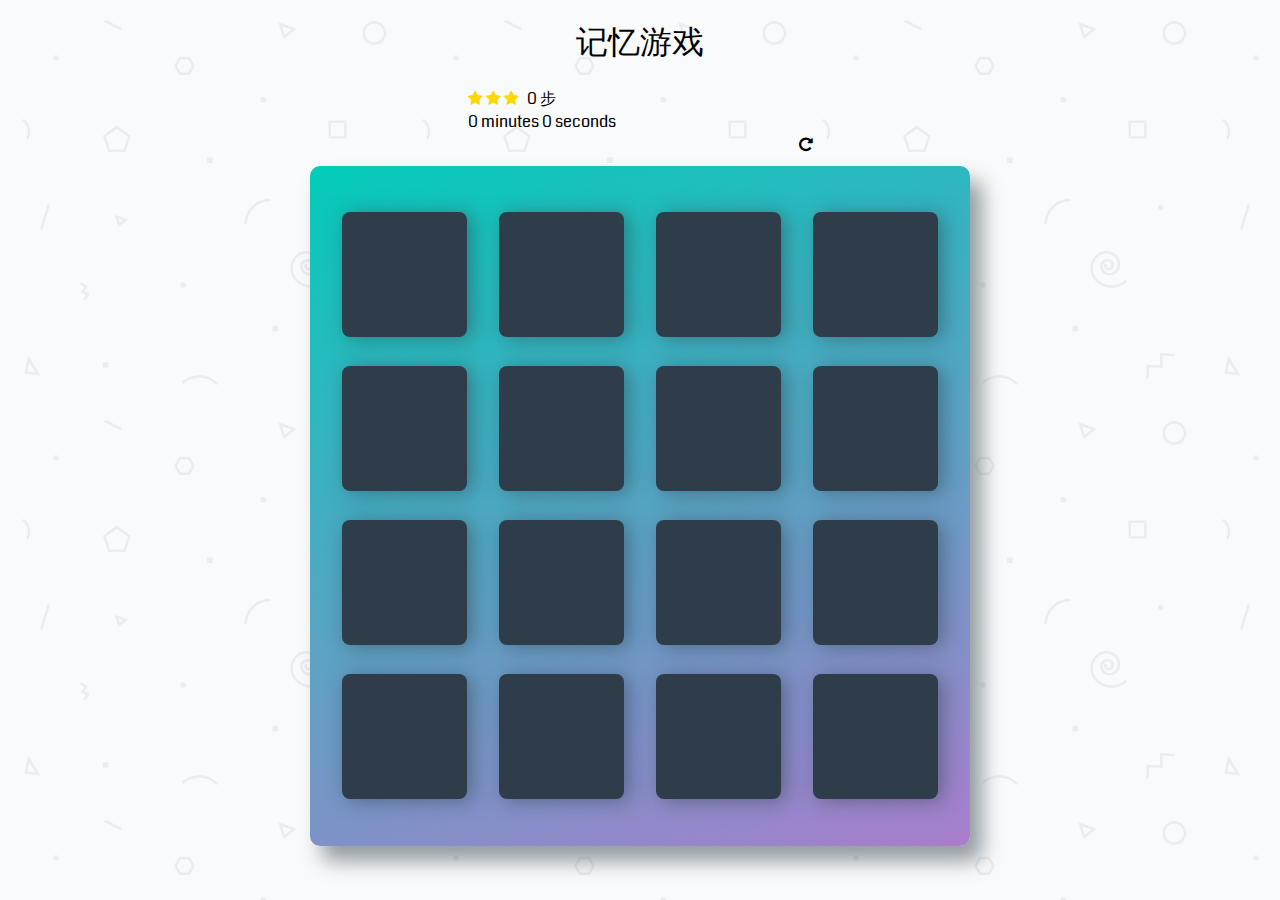
<file: memory-game_zh/index.html>
<!doctype html>
<html lang="en">
    <head>
        <meta charset="utf-8">
        <title>Matching Game</title>
        <meta name="description" content="">
        <link rel="stylesheet prefetch" href="https://maxcdn.bootstrapcdn.com/font-awesome/4.6.1/css/font-awesome.min.css">
        <link rel="stylesheet" href="https://cdnjs.cloudflare.com/ajax/libs/animate.css/3.7.0/animate.min.css">
        <link rel="stylesheet prefetch" href="https://fonts.googleapis.com/css?family=Coda">
        <link rel="stylesheet" href="css/app.css">
    </head>
    <body>

        <div class="container">
            <header>
                <h1>记忆游戏</h1>
            </header>

            <section class="score-panel">
                <ul class="stars">
                    <li><i class="fa fa-star"></i></li>
                    <li><i class="fa fa-star"></i></li>
                    <li><i class="fa fa-star"></i></li>
                </ul>

                <span class="moves">0</span> 步

                <div class="timer">
                </div>

                <div class="restart" onclick="startPlay()">
                    <i class="fa fa-repeat"></i>
                </div>
            </section>

            <ul class="deck" id="card-deck">
                <li class="card" title="diamond">
                    <i class="fa fa-diamond"></i>
                </li>
                <li class="card" title="plane">
                    <i class="fa fa-paper-plane-o"></i>
                </li>
                <li class="card" title="anchor">
                    <i class="fa fa-anchor"></i>
                </li>
                <li class="card" title="bolt">
                    <i class="fa fa-bolt"></i>
                </li>
                <li class="card" title="cube">
                    <i class="fa fa-cube"></i>
                </li>
                <li class="card" title="anchor">
                    <i class="fa fa-anchor"></i>
                </li>
                <li class="card" title="leaf">
                    <i class="fa fa-leaf"></i>
                </li>
                <li class="card" title="bicycle">
                    <i class="fa fa-bicycle"></i>
                </li>
                <li class="card" title="diamond">
                    <i class="fa fa-diamond"></i>
                </li>
                <li class="card" title="bomb">
                    <i class="fa fa-bomb"></i>
                </li>
                <li class="card" title="leaf">
                    <i class="fa fa-leaf"></i>
                </li>
                <li class="card" title="bomb">
                    <i class="fa fa-bomb"></i>
                </li>
                <li class="card open show" title="bolt">
                    <i class="fa fa-bolt"></i>
                </li>
                <li class="card" title="bicycle">
                    <i class="fa fa-bicycle"></i>
                </li>
                <li class="card" title="plane">
                    <i class="fa fa-paper-plane-o"></i>
                </li>
                <li class="card" title="cube">
                    <i class="fa fa-cube"></i>
                </li>
            </ul>

            <div id="finish-popup" class="overlay">
                <div class="popup">
                    <h2>恭喜 🎉</h2>
                    <a class="close" href=#>×</a>
                    <div class="content-2">
                        <p>总步数: <span id="finalMove"> </span> 步 </p>
                        <p>耗时: <span id="totalTime"> </span></p>
                        <p>评分: <span id="starRating"></span></p>
                    </div>
                    <button id="play-again" onclick="playAgain()">
                        重来</a>
                    </button>
                </div>
            </div>

        </div>

        <script src="js/app.js"></script>
    </body>
</html>
</file>
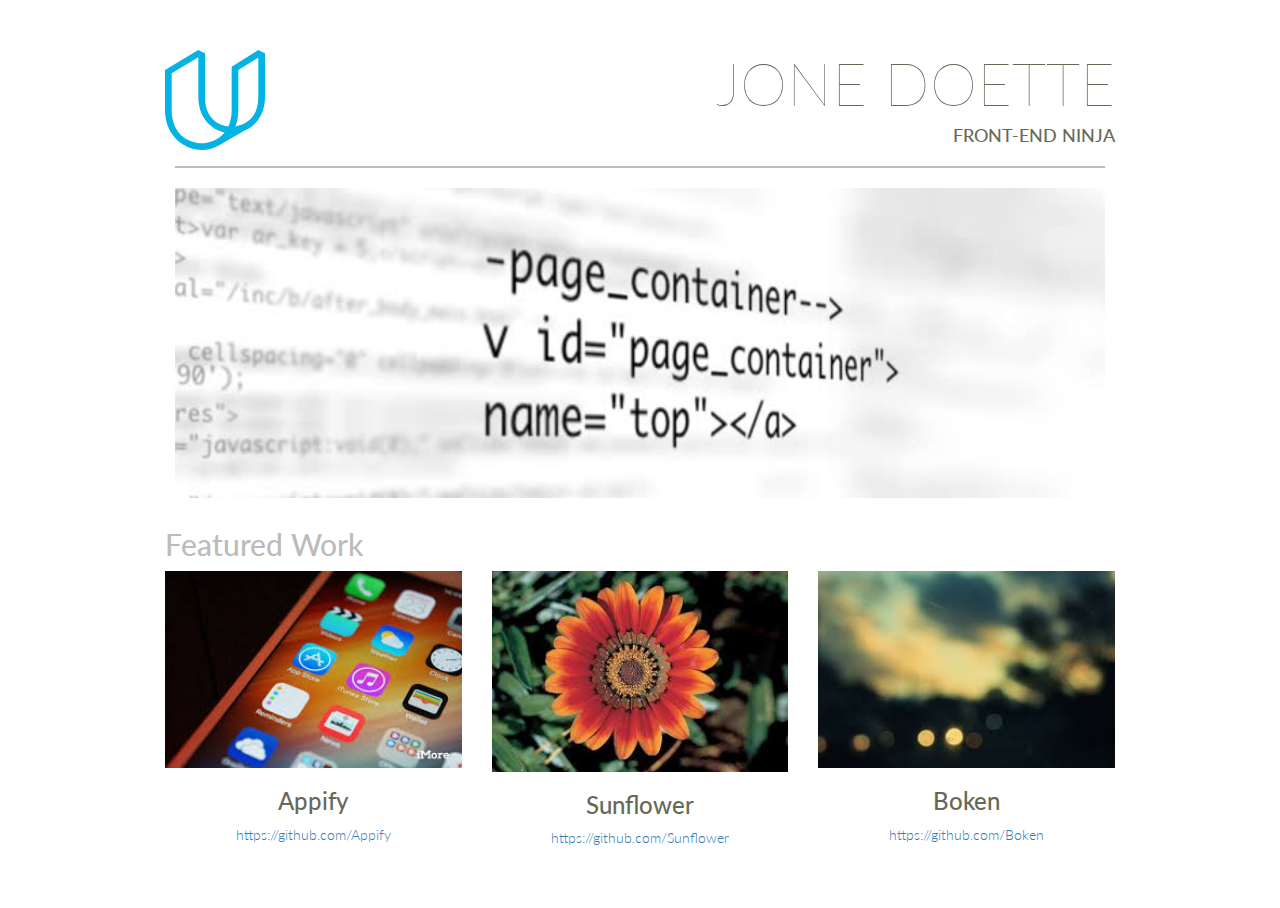
<file: portfolio/index.html>
<!DOCTYPE html>
<html lang="en">
    <head>
        <meta charset="UTF-8">
        <meta name="viewport" content="width=device-width, initial-scale=1.0">
        <link href="http://fonts.font.im/css?family=Lato:400,100,300,700" rel="stylesheet" type="text/css">
        <link rel="stylesheet" type="text/css" href="css/bootstrap.min.css">
        <link rel="stylesheet" type="text/css" href="css/styles.css">
        <title>Portfolio</title>
    </head>
    <body>
        <div class="container">
            <!-- Header -->
            <header class="row">
                <div class="col-md-6 col-sm-6 col-xs-6">
                    <img class="title-logo" src="./images/logo.svg" alt="Udacity logo">
                </div>
                <div class="col-md-6 col-sm-6 col-xs-6 text-right">
                    <h1 class="text-thin text-uppercase title-super">
                        Jone Doette
                    </h1>
                    <h4 class="text-uppercase">Front-end Ninja</h4>
                </div>
            </header>

            <div class="row">
                <div class="col-md-12">
                    <hr>
                </div>
            </div>

            <div class="row">
                <div class="col-md-12">
                    <img class="img-responsive main-image" src="./images/code.png" alt="Main Image">
                </div>
            </div>

            <div class="row">
                <div class="col-md-12">
                    <h2 class="text-muted">Featured Work</h2>
                </div>

            </div>

            <div class="row text-center ">
                <section class="col-md-4 col-sm-6 col-xs-12">
                    <img class="img-responsive portfolio-image" src="./images/apps.jpg" alt="Appify">
                    <h3>Appify</h3>
                    <p><a href="https://github.com/">https://github.com/Appify</a></p>
                </section>
                <section class="col-md-4 col-sm-6 col-xs-12">
                    <img class="img-responsive portfolio-image" src="./images/flower.jpg" alt="Sunflower">
                    <h3>Sunflower</h3>
                    <p><a href="https://github.com/">https://github.com/Sunflower</a></p>
                </section>
                <section class="col-md-4 col-sm-6 col-xs-12">
                    <img class="img-responsive portfolio-image" src="./images/boken.jpg" alt="Boken">
                    <h3>Boken</h3>
                    <p><a href="https://github.com/">https://github.com/Boken</a></p>
                </section>
            </div>
        </div>

    </body>
</html>
</file>
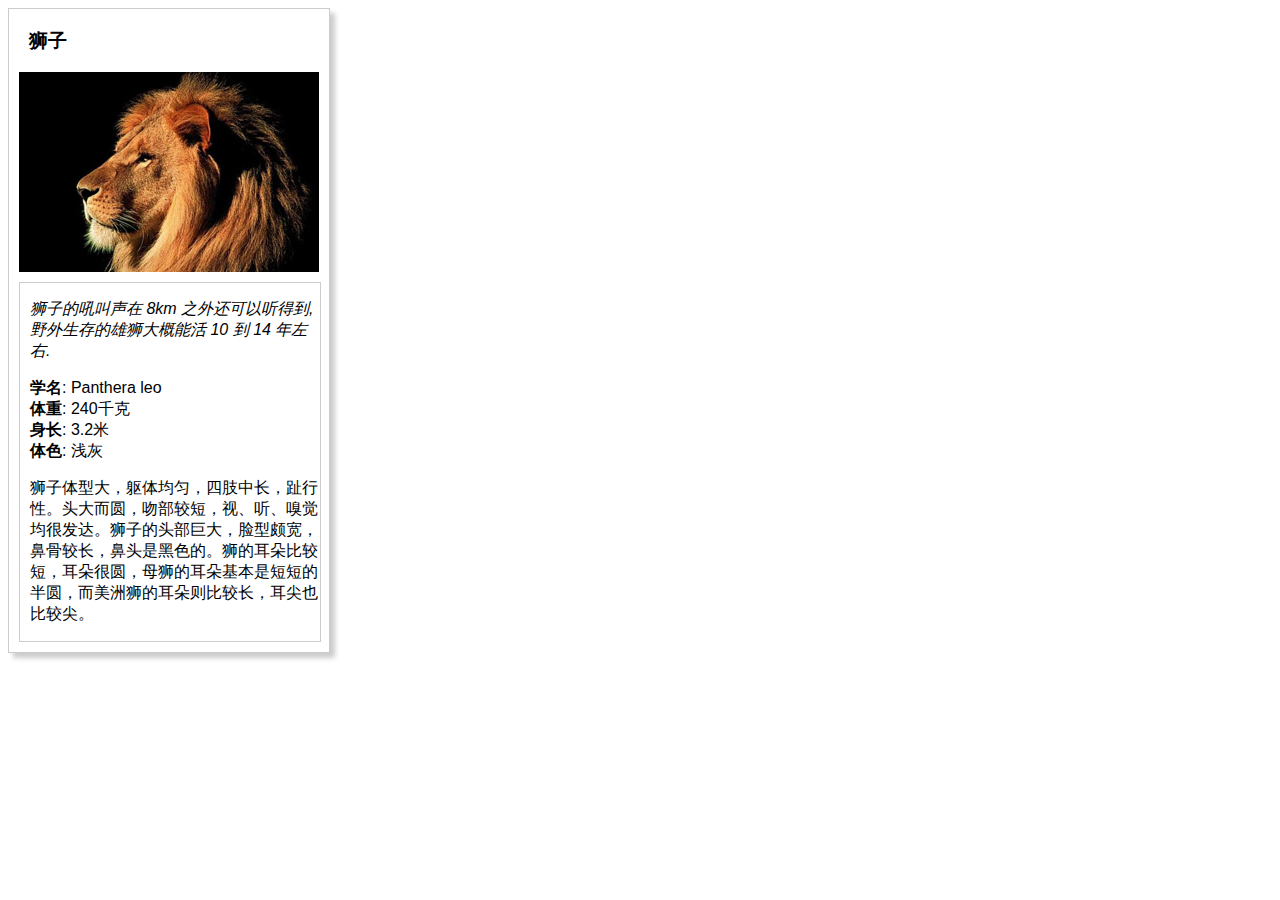
<file: animal-trading-cards_zh/card.html>
<!DOCTYPE html>
<html>
    <link href="styles.css" rel="stylesheet">
    <head>
        <meta charset="utf-8">
        <title>动物交换卡</title>
    </head>
    <body>
        <div class="main-box">
            <!-- 在下面输入你最喜欢的动物（或者其他...）的名字 -->
            <h3>狮子</h3>
            <!-- 在下面输入你最喜欢的动物的图片 -->
            <img src="lion.jpg" class="img" alt="狮子">
            <div class="desc-box">
                <!-- 在下面输入你最喜欢的动物的一些趣味小知识 -->
                <p class="tips">狮子的吼叫声在 8km 之外还可以听得到,野外生存的雄狮大概能活 10 到 14 年左右.</p>
                <ul class="ul-style">
                    <!-- 在下面输入你最喜欢的动物的信息列表 -->
                    <li class="li-style"><span class="animal-label">学名</span>: Panthera leo</li>
                    <li class="li-style"><span class="animal-label">体重</span>: 240千克</li>
                    <li class="li-style"><span class="animal-label">身长</span>: 3.2米</li>
                    <li class="li-style"><span class="animal-label">体色</span>: 浅灰</li>
                </ul>
                <!-- 在下面输入你最喜欢的动物的具体描述 -->
                <p>狮子体型大，躯体均匀，四肢中长，趾行性。头大而圆，吻部较短，视、听、嗅觉均很发达。狮子的头部巨大，脸型颇宽，鼻骨较长，鼻头是黑色的。狮的耳朵比较短，耳朵很圆，母狮的耳朵基本是短短的半圆，而美洲狮的耳朵则比较长，耳尖也比较尖。</p>
            </div>
        </div>
    </body>
</html>
</file>
<file: memory-game_zh/css/app.css>
html {
    box-sizing: border-box;
}

*,
*::before,
*::after {
    box-sizing: inherit;
}

html,
body {
    width: 100%;
    height: 100%;
    margin: 0;
    padding: 0;
}

body {
    background: #ffffff url('../img/geometry2.png'); /* Background pattern from Subtle Patterns */
    font-family: 'Coda', cursive;
}

.container {
    display: flex;
    justify-content: center;
    align-items: center;
    flex-direction: column;
}

h1 {
    font-family: 'Open Sans', sans-serif;
    font-weight: 300;
}

/*
 * Styles for the deck of cards
 */

.deck {
    width: 660px;
    min-height: 680px;
    background: linear-gradient(160deg, #02ccba 0%, #aa7ecd 100%);
    padding: 32px;
    border-radius: 10px;
    box-shadow: 12px 15px 20px 0 rgba(46, 61, 73, 0.5);
    display: flex;
    flex-wrap: wrap;
    justify-content: space-between;
    align-items: center;
    margin: 0 0 3em;
}

.deck .card {
    height: 125px;
    width: 125px;
    background: #2e3d49;
    font-size: 0;
    color: #ffffff;
    border-radius: 8px;
    cursor: pointer;
    display: flex;
    justify-content: center;
    align-items: center;
    box-shadow: 5px 2px 20px 0 rgba(46, 61, 73, 0.5);
}

.deck .card.open {
    transform: rotateY(0);
    background: #02b3e4;
    cursor: default;
}

.deck .card.show {
    animation-name: flipInY;
    animation-duration: .75s;
    font-size: 33px;
}

.deck .card.match {
    animation-name: rubberBand;
    animation-duration: .75s;
    cursor: default;
    background: #02ccba;
    font-size: 33px;
}

.deck .card.unmatched {
    animation-name: shake;
    -webkit-backface-visibility: visible !important;
    backface-visibility: visible !important;
    animation-duration: .75s;
    background: #e2043b;
}

.deck .card.disabled {
    pointer-events: none;
    opacity: 0.9;
}


/*
 * Styles for the Score Panel
 */

.score-panel {
    text-align: left;
    width: 345px;
    margin-bottom: 10px;
}

.score-panel .stars {
    margin: 0;
    padding: 0;
    display: inline-block;
    margin: 0 5px 0 0;
}

.score-panel .stars li {
    list-style: none;
    display: inline-block;
}

.score-panel .restart {
    float: right;
    cursor: pointer;
}


/*
 * Styles for congratulations modal
 */


.overlay {
    position: fixed;
    top: 0;
    bottom: 0;
    left: 0;
    right: 0;
    background: rgba(0, 0, 0, 0.7);
    transition: opacity 500ms;
    visibility: hidden;
    opacity: 0;
}

.overlay:target {
    visibility: visible;
    opacity: 1;
}

.popup {
    margin: 70px auto;
    padding: 20px;
    background: #ffffff;
    border-radius: 5px;
    width: 85%;
    position: relative;
    transition: all 5s ease-in-out;
    font-family: 'Gloria Hallelujah', cursive;
}

.popup h2 {
    margin-top: 0;
    color: #333;
    font-family: Tahoma, Arial, sans-serif;
}

.popup .close {
    position: absolute;
    top: 20px;
    right: 30px;
    transition: all 200ms;
    font-size: 30px;
    font-weight: bold;
    text-decoration: none;
    color: #333;
}

.popup .close:hover {
    color: #E5F720;
}

.popup .content-1,
.content-2 {
    max-height: 30%;
    overflow: auto;
    text-align: center;
}

.show {
    visibility: visible !important;
    opacity: 100 !important;
}
</file>
<file: portfolio/css/styles.css>
/** {*/
/*border: 1px solid red !important;*/
/*font-family: 'Lato', sans-serif;*/
/*}*/

body {
    font-family: 'Lato', sans-serif;
    color: #676858;
    font-weight: 300;
}

hr {
    margin: 10px;
    border: 1px solid #bcbbbb;
}

.text-muted {
    color: #bcbbbb;
}

.text-thin {
    font-weight: 100;
}

.title-super {
    font-size: 60px;
}

.title-logo {
    width: 100px;
    margin-top: 20px;
}

.main-image {
    width: 100%;
    padding: 10px;
}

.portfolio-image {
    width: 100%;
}

.container {
    max-width: 950px;
    width: 100%;
    margin: auto;
    padding: 30px 0 50px 0;
}

/***** Responsive *****/

/***** Extra small devices (portrait phones, less than 576px) *****/
@media (min-width: 768px) and (max-width: 991.98px) {
    .title-super {
        font-size: 45px;
    }
}

/***** Extra small devices (portrait phones, less than 576px) *****/
@media (min-width: 576px) and (max-width: 767.98px) {
    .title-super {
        font-size: 35px;
    }

    .title-logo {
        width: 70px;
        margin-top: 10px;
    }
}

/***** Extra small devices (portrait phones, less than 576px) *****/
@media (max-width: 575.98px) {
    .title-super {
        font-size: 25px;
    }

    .title-logo {
        width: 60px;
        margin-top: 10px;
    }
}
</file>
<file: animal-trading-cards_zh/styles.css>
/* 添加 CSS */
body {
    font-family: Verdana, sans-serif;
}

.tips {
    font-style: italic;
}
.animal-label {
    font-weight: bold;
}
.li-style {
    list-style-type: none;
}
.ul-style {
    padding-left: 10px;
}
.img {
    display: block;
    margin: auto;
}
.main-box {
    width: 320px;
    border: solid #ccc 1px;
    box-shadow: 5px 5px 5px #ccc
}
.desc-box {
    margin: 10px;
    width: 300px;
    border: solid #ccc 1px;
}

p {
    padding-left: 10px;
}

h3 {
    padding-left: 20px;
}
</file>
